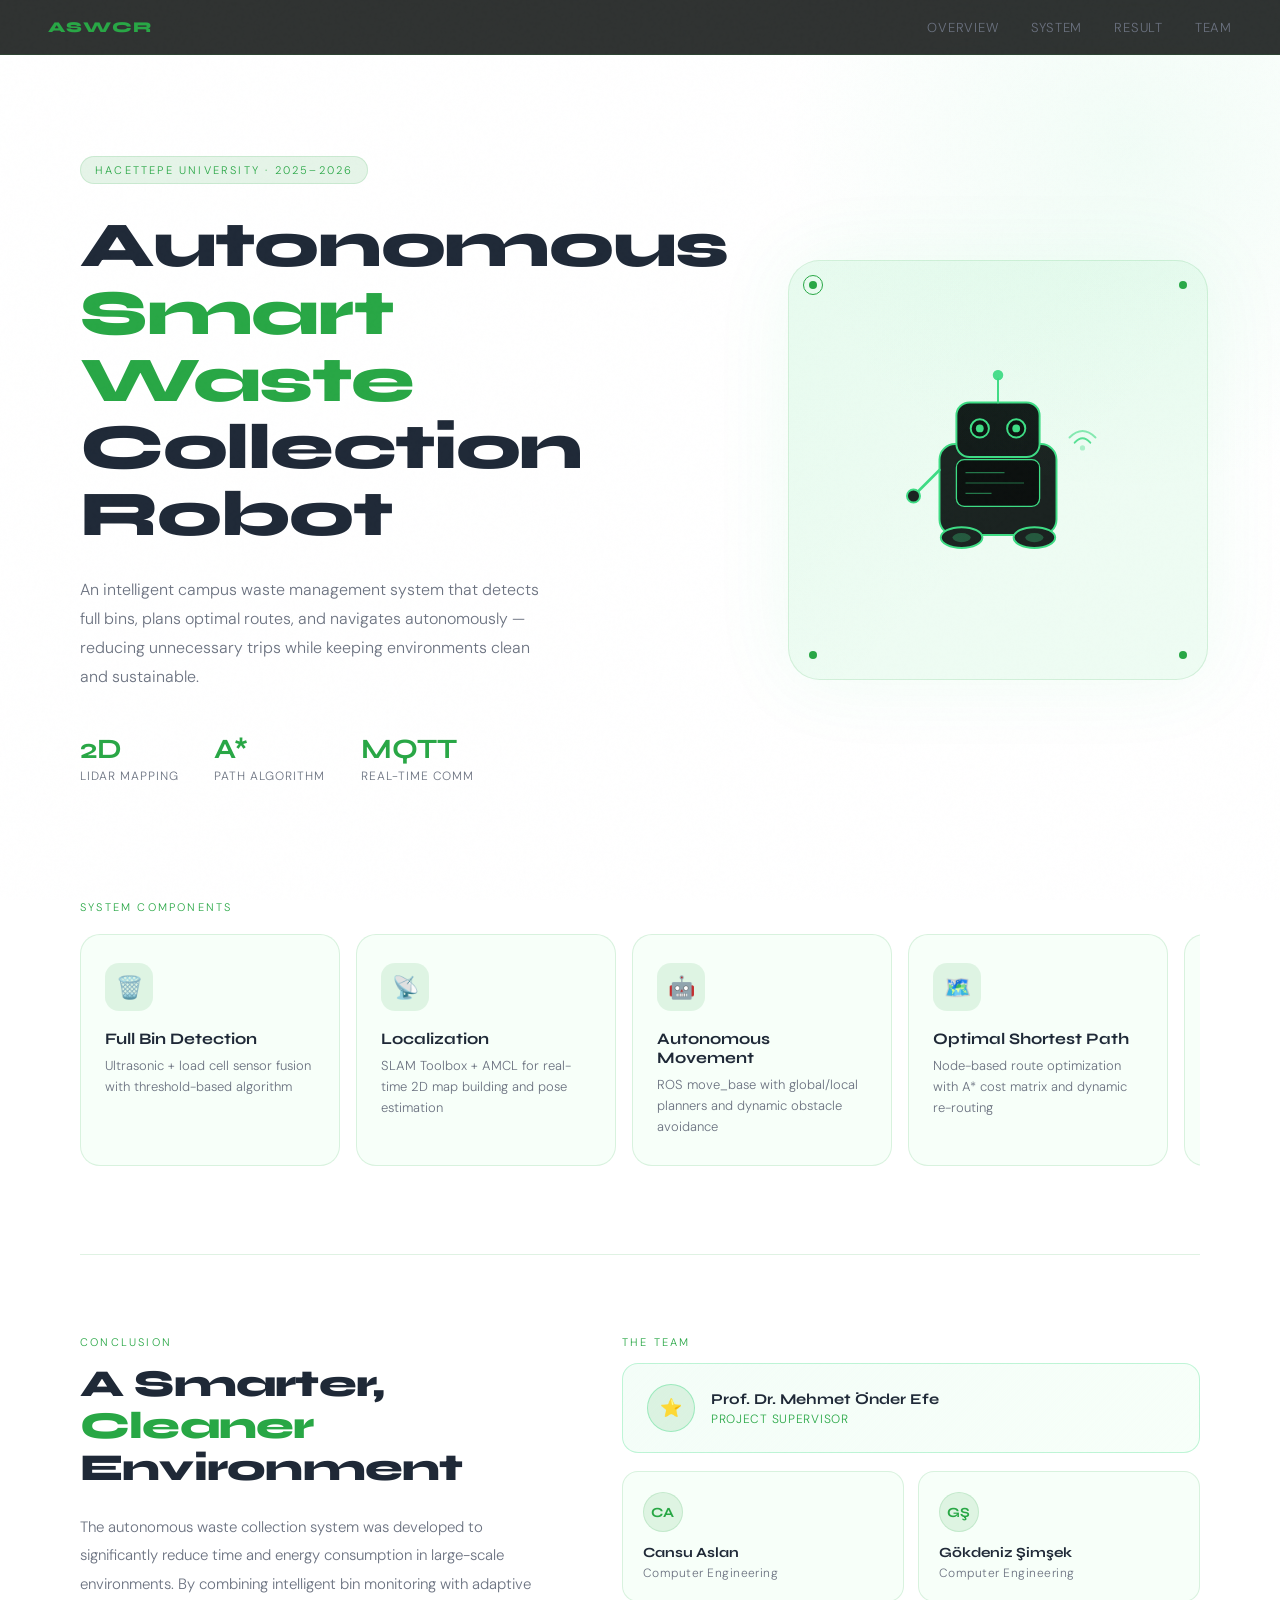
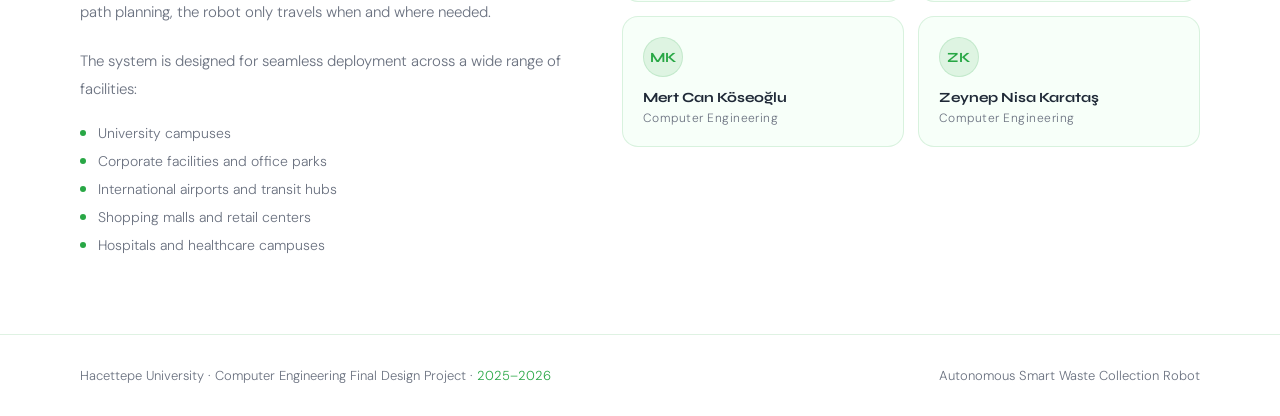
<file: index.html>
<!DOCTYPE html>
<html lang="en">
<head>
<meta charset="UTF-8"/>
<meta name="viewport" content="width=device-width, initial-scale=1.0"/>
<title>Autonomous Smart Waste Collection Robot</title>
<link href="https://fonts.googleapis.com/css2?family=Syne:wght@400;600;700;800&family=DM+Sans:ital,wght@0,300;0,400;0,500;1,300&display=swap" rel="stylesheet"/>
  <link rel="stylesheet" href="style.css">
</head>
<body>

<nav>
  <div class="nav-logo">ASWCR</div>
  <div class="nav-links">
    <a href="#hero">Overview</a>
    <a href="#categories">System</a>
    <a href="#result">Result</a>
    <a href="#team">Team</a>
  </div>
</nav>

<!-- HERO -->
<section id="hero">
  <div class="hero-text">
    <div class="hero-tag">Hacettepe University · 2025–2026</div>
    <h1 class="hero-title">
      Autonomous<br/><span>Smart Waste</span><br/>Collection Robot
    </h1>
    <p class="hero-desc">
      An intelligent campus waste management system that detects full bins, plans optimal routes, and navigates autonomously — reducing unnecessary trips while keeping environments clean and sustainable.
    </p>
    <div class="hero-stats">
      <div class="stat">
        <div class="stat-num">2D</div>
        <div class="stat-label">LiDAR Mapping</div>
      </div>
      <div class="stat">
        <div class="stat-num">A*</div>
        <div class="stat-label">Path Algorithm</div>
      </div>
      <div class="stat">
        <div class="stat-num">MQTT</div>
        <div class="stat-label">Real-Time Comm</div>
      </div>
    </div>
  </div>

  <div class="hero-visual">
    <div class="robot-frame">
      <div class="corner-dot"></div>
      <div class="corner-dot"></div>
      <div class="corner-dot"></div>
      <div class="corner-dot"></div>
      <div class="ping"></div>
      <!-- Robot SVG illustration -->
      <svg class="robot-svg" viewBox="0 0 200 200" fill="none" xmlns="http://www.w3.org/2000/svg">
        <!-- Body -->
        <rect x="55" y="80" width="90" height="70" rx="12" fill="#1a2220" stroke="#3ddc84" stroke-width="1.5"/>
        <!-- Head -->
        <rect x="68" y="48" width="64" height="42" rx="10" fill="#121918" stroke="#3ddc84" stroke-width="1.5"/>
        <!-- Eyes -->
        <circle cx="86" cy="68" r="7" fill="#0b0f0e" stroke="#3ddc84" stroke-width="1.5"/>
        <circle cx="114" cy="68" r="7" fill="#0b0f0e" stroke="#3ddc84" stroke-width="1.5"/>
        <circle cx="86" cy="68" r="3" fill="#3ddc84"/>
        <circle cx="114" cy="68" r="3" fill="#3ddc84"/>
        <!-- Antenna -->
        <line x1="100" y1="48" x2="100" y2="30" stroke="#3ddc84" stroke-width="1.5" stroke-linecap="round"/>
        <circle cx="100" cy="27" r="4" fill="#3ddc84" opacity="0.8"/>
        <circle cx="100" cy="27" r="4" fill="#3ddc84">
          <animate attributeName="opacity" values="0.8;0.2;0.8" dur="1.5s" repeatCount="indefinite"/>
        </circle>
        <!-- Screen on body -->
        <rect x="68" y="92" width="64" height="36" rx="6" fill="#0b0f0e" stroke="#3ddc84" stroke-width="1"/>
        <line x1="75" y1="102" x2="105" y2="102" stroke="#3ddc84" stroke-width="1" opacity="0.5"/>
        <line x1="75" y1="110" x2="120" y2="110" stroke="#3ddc84" stroke-width="1" opacity="0.3"/>
        <line x1="75" y1="118" x2="95" y2="118" stroke="#3ddc84" stroke-width="1" opacity="0.5"/>
        <!-- Wheels -->
        <ellipse cx="72" cy="152" rx="16" ry="8" fill="#1a2220" stroke="#3ddc84" stroke-width="1.5"/>
        <ellipse cx="128" cy="152" rx="16" ry="8" fill="#1a2220" stroke="#3ddc84" stroke-width="1.5"/>
        <ellipse cx="72" cy="152" rx="7" ry="3.5" fill="#3ddc84" opacity="0.3"/>
        <ellipse cx="128" cy="152" rx="7" ry="3.5" fill="#3ddc84" opacity="0.3"/>
        <!-- Arm -->
        <line x1="55" y1="100" x2="35" y2="120" stroke="#3ddc84" stroke-width="2" stroke-linecap="round"/>
        <circle cx="35" cy="120" r="5" fill="#1a2220" stroke="#3ddc84" stroke-width="1.5"/>
        <!-- Wifi signal -->
        <path d="M155 75 Q165 65 175 75" stroke="#3ddc84" stroke-width="1.5" fill="none" stroke-linecap="round" opacity="0.4">
          <animate attributeName="opacity" values="0.4;1;0.4" dur="2s" repeatCount="indefinite"/>
        </path>
        <path d="M159 79 Q165 72 171 79" stroke="#3ddc84" stroke-width="1.5" fill="none" stroke-linecap="round" opacity="0.6">
          <animate attributeName="opacity" values="0.6;1;0.6" dur="2s" begin="0.3s" repeatCount="indefinite"/>
        </path>
        <circle cx="165" cy="83" r="2" fill="#3ddc84">
          <animate attributeName="opacity" values="1;0.3;1" dur="2s" begin="0.6s" repeatCount="indefinite"/>
        </circle>
      </svg>
    </div>
  </div>
</section>

<!-- CATEGORIES -->
<section id="categories">
  <p class="section-label">System Components</p>
  <div class="scroll-track-wrap">
    <div class="scroll-track" id="scrollTrack">

      <div class="cat-card" data-id="bins" onclick="openDetail('bins', this)">
        <div class="cat-icon">🗑️</div>
        <div class="cat-title">Full Bin Detection</div>
        <div class="cat-sub">Ultrasonic + load cell sensor fusion with threshold-based algorithm</div>
        <div class="cat-arrow">→</div>
      </div>

      <div class="cat-card" data-id="localization" onclick="openDetail('localization', this)">
        <div class="cat-icon">📡</div>
        <div class="cat-title">Localization</div>
        <div class="cat-sub">SLAM Toolbox + AMCL for real-time 2D map building and pose estimation</div>
        <div class="cat-arrow">→</div>
      </div>

      <div class="cat-card" data-id="navigation" onclick="openDetail('navigation', this)">
        <div class="cat-icon">🤖</div>
        <div class="cat-title">Autonomous Movement</div>
        <div class="cat-sub">ROS move_base with global/local planners and dynamic obstacle avoidance</div>
        <div class="cat-arrow">→</div>
      </div>

      <div class="cat-card" data-id="path" onclick="openDetail('path', this)">
        <div class="cat-icon">🗺️</div>
        <div class="cat-title">Optimal Shortest Path</div>
        <div class="cat-sub">Node-based route optimization with A* cost matrix and dynamic re-routing</div>
        <div class="cat-arrow">→</div>
      </div>

      <div class="cat-card" data-id="dashboard" onclick="openDetail('dashboard', this)">
        <div class="cat-icon">📊</div>
        <div class="cat-title">Web Dashboard</div>
        <div class="cat-sub">MQTT-powered real-time monitoring for bin status and sensor data</div>
        <div class="cat-arrow">→</div>
      </div>

      <div class="cat-card" data-id="media" onclick="openDetail('media', this)">
        <div class="cat-icon">🎬</div>
        <div class="cat-title">Media & Demos</div>
        <div class="cat-sub">Project demonstrations, test videos, and GitHub repository</div>
        <div class="cat-arrow">→</div>
      </div>

    </div>
  </div>
</section>

<!-- DETAIL PANEL -->
<div id="detail-panel">
  <div class="detail-header">
    <div class="detail-header-left">
      <div class="detail-icon" id="d-icon"></div>
      <div class="detail-title-group">
        <div class="detail-title" id="d-title"></div>
        <div class="detail-subtitle" id="d-sub"></div>
      </div>
    </div>
    <button class="detail-close" onclick="closeDetail()">✕</button>
  </div>
  <div class="detail-body">
    <div class="detail-text" id="d-text"></div>
    <div class="detail-specs" id="d-specs"></div>
  </div>
</div>

<hr class="divider"/>

<!-- RESULT + TEAM -->
<section id="result">
  <div>
    <p class="result-label">Conclusion</p>
    <h2 class="result-title">A Smarter,<br/><span>Cleaner</span><br/>Environment</h2>
    <p class="result-text">
      The autonomous waste collection system was developed to significantly reduce time and energy consumption in large-scale environments. By combining intelligent bin monitoring with adaptive path planning, the robot only travels when and where needed.
    </p>
    <p class="result-text">
      The system is designed for seamless deployment across a wide range of facilities:
    </p>
    <div class="use-cases">
      <div class="use-case">University campuses</div>
      <div class="use-case">Corporate facilities and office parks</div>
      <div class="use-case">International airports and transit hubs</div>
      <div class="use-case">Shopping malls and retail centers</div>
      <div class="use-case">Hospitals and healthcare campuses</div>
    </div>
  </div>

  <div id="team">
    <p class="result-label">The Team</p>
    <div class="team-grid">
      <div class="supervisor-card">
        <div class="supervisor-avatar">⭐</div>
        <div>
          <div class="supervisor-name">Prof. Dr. Mehmet Önder Efe</div>
          <div class="supervisor-role">Project Supervisor</div>
        </div>
      </div>
      <div class="team-card">
        <div class="team-avatar">CA</div>
        <div class="team-name">Cansu Aslan</div>
        <div class="team-role">Computer Engineering</div>
      </div>
      <div class="team-card">
        <div class="team-avatar">GŞ</div>
        <div class="team-name">Gökdeniz Şimşek</div>
        <div class="team-role">Computer Engineering</div>
      </div>
      <div class="team-card">
        <div class="team-avatar">MK</div>
        <div class="team-name">Mert Can Köseoğlu</div>
        <div class="team-role">Computer Engineering</div>
      </div>
      <div class="team-card">
        <div class="team-avatar">ZK</div>
        <div class="team-name">Zeynep Nisa Karataş</div>
        <div class="team-role">Computer Engineering</div>
      </div>
    </div>
  </div>
</section>

<footer>
  <div>Hacettepe University · Computer Engineering Final Design Project · <span>2025–2026</span></div>
  <div>Autonomous Smart Waste Collection Robot</div>
</footer>

<script src="script.js">
</script>
</body>
</html>
</file>
<file: style.css>
:root {
    --bg: #ffffff;
    --surface: #f7fff9;
    --surface2: #eefcf3;

    --green: #28a745;
    --green-dim: #1e7e34;
    --green-glow: rgba(40,167,69,0.12);

    --text: #1f2937;
    --text-muted: #6b7280;

    --border: rgba(40,167,69,0.15)
}

*, *::before, *::after { box-sizing: border-box; margin: 0; padding: 0; }

html { scroll-behavior: smooth; }

body {
    background: var(--bg);
    color: var(--text);
    font-family: 'DM Sans', sans-serif;
    font-weight: 300;
    overflow-x: hidden;
}

/* ── NOISE OVERLAY ── */
body::before {
    content:'';
    position:fixed;
    inset:0;
    background-image: url("data:image/svg+xml,%3Csvg viewBox='0 0 256 256' xmlns='http://www.w3.org/2000/svg'%3E%3Cfilter id='noise'%3E%3CfeTurbulence type='fractalNoise' baseFrequency='0.9' numOctaves='4' stitchTiles='stitch'/%3E%3C/filter%3E%3Crect width='100%25' height='100%25' filter='url(%23noise)' opacity='0.04'/%3E%3C/svg%3E");
    pointer-events:none;
    z-index:9999;
    opacity:0.4;
}

/* ── NAV ── */
nav {
    position: fixed;
    top: 0; left: 0; right: 0;
    z-index: 100;
    padding: 18px 48px;
    display: flex;
    align-items: center;
    justify-content: space-between;
    background: rgba(11,15,14,0.85);
    backdrop-filter: blur(16px);
    border-bottom: 1px solid var(--border);
}
.nav-logo {
    font-family: 'Syne', sans-serif;
    font-weight: 800;
    font-size: 15px;
    letter-spacing: 0.08em;
    color: var(--green);
    text-transform: uppercase;
}
.nav-links { display: flex; gap: 32px; }
.nav-links a {
    font-size: 13px;
    letter-spacing: 0.06em;
    color: var(--text-muted);
    text-decoration: none;
    text-transform: uppercase;
    transition: color 0.2s;
}
.nav-links a:hover { color: var(--green); }

/* ── HERO ── */
#hero {
    min-height: 100vh;
    display: grid;
    grid-template-columns: 1fr 1fr;
    align-items: center;
    padding: 120px 80px 80px;
    gap: 60px;
    position: relative;
    overflow: hidden;
}
#hero::after {
    content: '';
    position: absolute;
    top: -200px; right: -200px;
    width: 700px; height: 700px;
    background: radial-gradient(circle, rgba(61,220,132,0.07) 0%, transparent 70%);
    pointer-events: none;
}
.hero-text { z-index: 1; }
.hero-tag {
    display: inline-block;
    font-size: 11px;
    letter-spacing: 0.2em;
    text-transform: uppercase;
    color: var(--green);
    border: 1px solid var(--border);
    padding: 6px 14px;
    border-radius: 20px;
    margin-bottom: 28px;
    background: var(--green-glow);
}
.hero-title {
    font-family: 'Syne', sans-serif;
    font-weight: 800;
    font-size: clamp(36px, 5vw, 68px);
    line-height: 1.05;
    letter-spacing: -0.02em;
    margin-bottom: 28px;
}
.hero-title span { color: var(--green); }
.hero-desc {
    font-size: 16px;
    line-height: 1.8;
    color: var(--text-muted);
    max-width: 480px;
    margin-bottom: 40px;
}
.hero-stats {
    display: flex;
    gap: 36px;
}
.stat { }
.stat-num {
    font-family: 'Syne', sans-serif;
    font-size: 28px;
    font-weight: 700;
    color: var(--green);
}
.stat-label {
    font-size: 12px;
    letter-spacing: 0.08em;
    color: var(--text-muted);
    text-transform: uppercase;
    margin-top: 2px;
}

.hero-visual {
    position: relative;
    display: flex;
    align-items: center;
    justify-content: center;
}
.robot-frame {
    width: 420px;
    height: 420px;
    border-radius: 32px;
    background: var(--surface2);
    border: 1px solid var(--border);
    display: flex;
    align-items: center;
    justify-content: center;
    position: relative;
    overflow: hidden;
    box-shadow: 0 0 80px rgba(61,220,132,0.08), inset 0 1px 0 rgba(255,255,255,0.05);
}
.robot-frame::before {
    content:'';
    position:absolute;
    inset:0;
    background: linear-gradient(135deg, rgba(61,220,132,0.04) 0%, transparent 60%);
}
.robot-svg {
    width: 260px;
    height: 260px;
    animation: float 4s ease-in-out infinite;
}
@keyframes float {
    0%, 100% { transform: translateY(0px); }
    50% { transform: translateY(-14px); }
}
.corner-dot {
    position: absolute;
    width: 8px; height: 8px;
    background: var(--green);
    border-radius: 50%;
}
.corner-dot:nth-child(1) { top: 20px; left: 20px; }
.corner-dot:nth-child(2) { top: 20px; right: 20px; }
.corner-dot:nth-child(3) { bottom: 20px; left: 20px; }
.corner-dot:nth-child(4) { bottom: 20px; right: 20px; }
.ping {
    position: absolute;
    top: 20px; left: 20px;
    width: 8px; height: 8px;
}
.ping::after {
    content:'';
    position:absolute;
    inset:-6px;
    border-radius:50%;
    border: 1.5px solid var(--green);
    animation: ping 2s ease-out infinite;
}
@keyframes ping {
    0% { transform: scale(1); opacity: 0.8; }
    100% { transform: scale(3); opacity: 0; }
}

/* ── SCROLL CATEGORIES ── */
#categories {
    padding: 0 80px 80px;
}
.section-label {
    font-size: 11px;
    letter-spacing: 0.2em;
    text-transform: uppercase;
    color: var(--green);
    margin-bottom: 20px;
}
.scroll-track-wrap {
    position: relative;
}
.scroll-track {
    display: flex;
    gap: 16px;
    overflow-x: auto;
    padding-bottom: 8px;
    scrollbar-width: none;
    cursor: grab;
}
.scroll-track::-webkit-scrollbar { display: none; }
.scroll-track:active { cursor: grabbing; }

.cat-card {
    flex: 0 0 260px;
    background: var(--surface);
    border: 1px solid var(--border);
    border-radius: 20px;
    padding: 28px 24px;
    cursor: pointer;
    transition: border-color 0.25s, transform 0.25s, box-shadow 0.25s;
    position: relative;
    overflow: hidden;
    user-select: none;
}
.cat-card::before {
    content: '';
    position: absolute;
    inset: 0;
    background: linear-gradient(135deg, var(--green-glow), transparent);
    opacity: 0;
    transition: opacity 0.3s;
}
.cat-card:hover { border-color: var(--green); transform: translateY(-4px); box-shadow: 0 16px 48px rgba(61,220,132,0.1); }
.cat-card:hover::before { opacity: 1; }
.cat-card.active { border-color: var(--green); background: var(--surface2); box-shadow: 0 0 40px rgba(61,220,132,0.15); }

.cat-icon {
    width: 48px; height: 48px;
    background: var(--green-glow);
    border-radius: 14px;
    display: flex; align-items: center; justify-content: center;
    margin-bottom: 18px;
    font-size: 22px;
}
.cat-title {
    font-family: 'Syne', sans-serif;
    font-weight: 700;
    font-size: 16px;
    margin-bottom: 8px;
}
.cat-sub {
    font-size: 13px;
    color: var(--text-muted);
    line-height: 1.6;
}
.cat-arrow {
    position: absolute;
    bottom: 22px; right: 22px;
    color: var(--green);
    font-size: 18px;
    opacity: 0;
    transform: translateX(-6px);
    transition: opacity 0.2s, transform 0.2s;
}
.cat-card:hover .cat-arrow { opacity: 1; transform: translateX(0); }

/* ── DETAIL PANEL ── */
#detail-panel {
    margin: 0 80px 80px;
    background: var(--surface);
    border: 1px solid var(--border);
    border-radius: 24px;
    overflow: hidden;
    display: none;
    animation: slideDown 0.35s cubic-bezier(0.16,1,0.3,1);
}
@keyframes slideDown {
    from { opacity: 0; transform: translateY(-20px); }
    to { opacity: 1; transform: translateY(0); }
}
#detail-panel.open { display: block; }
.detail-header {
    padding: 36px 40px 28px;
    border-bottom: 1px solid var(--border);
    display: flex;
    align-items: flex-start;
    justify-content: space-between;
    gap: 20px;
}
.detail-header-left { display: flex; gap: 20px; align-items: flex-start; }
.detail-icon {
    width: 56px; height: 56px;
    background: var(--green-glow);
    border-radius: 16px;
    display: flex; align-items: center; justify-content: center;
    font-size: 26px;
    flex-shrink: 0;
    border: 1px solid var(--border);
}
.detail-title-group { }
.detail-title {
    font-family: 'Syne', sans-serif;
    font-weight: 800;
    font-size: 26px;
    margin-bottom: 6px;
}
.detail-subtitle { font-size: 14px; color: var(--text-muted); }
.detail-subtitle a {
    color: var(--text-muted);
    text-decoration: none;
    transition: color 0.2s;
}
.detail-subtitle a:hover { color: var(--green); }
.detail-close {
    background: var(--surface2);
    border: 1px solid var(--border);
    color: var(--text-muted);
    width: 36px; height: 36px;
    border-radius: 50%;
    font-size: 18px;
    cursor: pointer;
    display: flex; align-items: center; justify-content: center;
    flex-shrink: 0;
    transition: color 0.2s, border-color 0.2s;
}
.detail-close:hover { color: var(--green); border-color: var(--green); }
.detail-body {
    padding: 36px 40px;
    display: grid;
    grid-template-columns: 1fr 1fr;
    gap: 32px;
}
.detail-text p {
    font-size: 15px;
    line-height: 1.85;
    color: var(--text-muted);
    margin-bottom: 16px;
}
.detail-text p:last-child { margin-bottom: 0; }
.detail-text strong { color: var(--text); font-weight: 500; }
.detail-chips {
    display: flex;
    flex-wrap: wrap;
    gap: 10px;
    margin-top: 20px;
}
.chip {
    font-size: 12px;
    letter-spacing: 0.05em;
    background: var(--green-glow);
    border: 1px solid var(--border);
    color: var(--green);
    padding: 5px 12px;
    border-radius: 20px;
    text-transform: uppercase;
}
.chip-link {
    display: inline-flex;
    align-items: center;
    text-decoration: none;
    transition: transform 0.2s, border-color 0.2s, background 0.2s;
}
.chip-link:hover {
    transform: translateY(-1px);
    border-color: rgba(40,167,69,0.3);
    background: rgba(40,167,69,0.16);
}
.detail-specs {
    display: flex;
    flex-direction: column;
    gap: 14px;
}
.spec-item {
    background: var(--surface2);
    border: 1px solid var(--border);
    border-radius: 14px;
    padding: 18px 20px;
    display: flex;
    gap: 14px;
    align-items: flex-start;
    transition: transform 0.2s, border-color 0.2s, background 0.2s;
}
.spec-item-link {
    text-decoration: none;
    color: inherit;
}
.spec-item-link:hover {
    transform: translateY(-2px);
    border-color: rgba(40,167,69,0.32);
    background: rgba(40,167,69,0.08);
}
.spec-emoji { font-size: 20px; flex-shrink: 0; margin-top: 1px; }
.spec-label {
    font-family: 'Syne', sans-serif;
    font-size: 13px;
    font-weight: 700;
    margin-bottom: 4px;
    color: var(--text);
}
.spec-val {
    font-size: 13px;
    color: var(--text-muted);
    line-height: 1.6;
}

/* ── DIVIDER ── */
.divider {
    margin: 0 80px;
    border: none;
    border-top: 1px solid var(--border);
    margin-bottom: 80px;
}

/* ── RESULT ── */
#result {
    padding: 0 80px 80px;
    display: grid;
    grid-template-columns: 1fr 1.2fr;
    gap: 60px;
    align-items: start;
}
.result-label {
    font-size: 11px;
    letter-spacing: 0.2em;
    text-transform: uppercase;
    color: var(--green);
    margin-bottom: 14px;
}
.result-title {
    font-family: 'Syne', sans-serif;
    font-weight: 800;
    font-size: 38px;
    line-height: 1.1;
    margin-bottom: 24px;
    letter-spacing: -0.02em;
}
.result-title span { color: var(--green); }
.result-text {
    font-size: 15px;
    line-height: 1.9;
    color: var(--text-muted);
    margin-bottom: 20px;
}
.use-cases {
    display: flex;
    flex-direction: column;
    gap: 10px;
    margin-top: 8px;
}
.use-case {
    display: flex;
    align-items: center;
    gap: 12px;
    font-size: 14px;
    color: var(--text-muted);
}
.use-case::before {
    content: '';
    width: 6px;
    height: 6px;
    background: var(--green);
    border-radius: 50%;
    flex-shrink: 0;
}

/* ── TEAM ── */
.team-grid {
    display: grid;
    grid-template-columns: 1fr 1fr;
    gap: 14px;
}
.team-card {
    background: var(--surface);
    border: 1px solid var(--border);
    border-radius: 16px;
    padding: 20px;
    transition: border-color 0.2s, transform 0.2s;
}
.team-card:hover { border-color: var(--green); transform: translateY(-2px); }
.team-avatar {
    width: 40px; height: 40px;
    background: var(--green-glow);
    border-radius: 50%;
    display: flex; align-items: center; justify-content: center;
    font-family: 'Syne', sans-serif;
    font-weight: 700;
    font-size: 14px;
    color: var(--green);
    margin-bottom: 12px;
    border: 1px solid var(--border);
}
.team-name {
    font-family: 'Syne', sans-serif;
    font-weight: 700;
    font-size: 14px;
    margin-bottom: 4px;
}
.team-role {
    font-size: 12px;
    color: var(--text-muted);
    letter-spacing: 0.04em;
}
.supervisor-card {
    grid-column: 1 / -1;
    display: flex;
    align-items: center;
    gap: 16px;
    background: linear-gradient(135deg, rgba(61,220,132,0.06), var(--surface));
    border: 1px solid rgba(61,220,132,0.3);
    border-radius: 16px;
    padding: 20px 24px;
    margin-bottom: 4px;
}
.supervisor-avatar {
    width: 48px; height: 48px;
    background: var(--green-glow);
    border-radius: 50%;
    display: flex; align-items: center; justify-content: center;
    font-family: 'Syne', sans-serif;
    font-weight: 700;
    color: var(--green);
    border: 1px solid rgba(61,220,132,0.4);
    flex-shrink: 0;
    font-size: 18px;
}
.supervisor-name {
    font-family: 'Syne', sans-serif;
    font-weight: 700;
    font-size: 15px;
    margin-bottom: 3px;
}
.supervisor-role {
    font-size: 12px;
    color: var(--green);
    letter-spacing: 0.06em;
    text-transform: uppercase;
}

/* ── FOOTER ── */
footer {
    border-top: 1px solid var(--border);
    padding: 32px 80px;
    display: flex;
    align-items: center;
    justify-content: space-between;
    color: var(--text-muted);
    font-size: 13px;
}
footer span { color: var(--green); }

/* ── RESPONSIVE ── */
@media (max-width: 900px) {
    nav { padding: 16px 24px; }
    .nav-links { display: none; }
    #hero { grid-template-columns: 1fr; padding: 100px 24px 60px; }
    .robot-frame { width: 300px; height: 300px; }
    #categories { padding: 0 24px 60px; }
    #detail-panel { margin: 0 24px 60px; }
    .detail-body { grid-template-columns: 1fr; }
    .divider { margin: 0 24px; margin-bottom: 60px; }
    #result { grid-template-columns: 1fr; padding: 0 24px 60px; }
    .team-grid { grid-template-columns: 1fr; }
    footer { padding: 24px; flex-direction: column; gap: 12px; text-align: center; }
}
</file>
